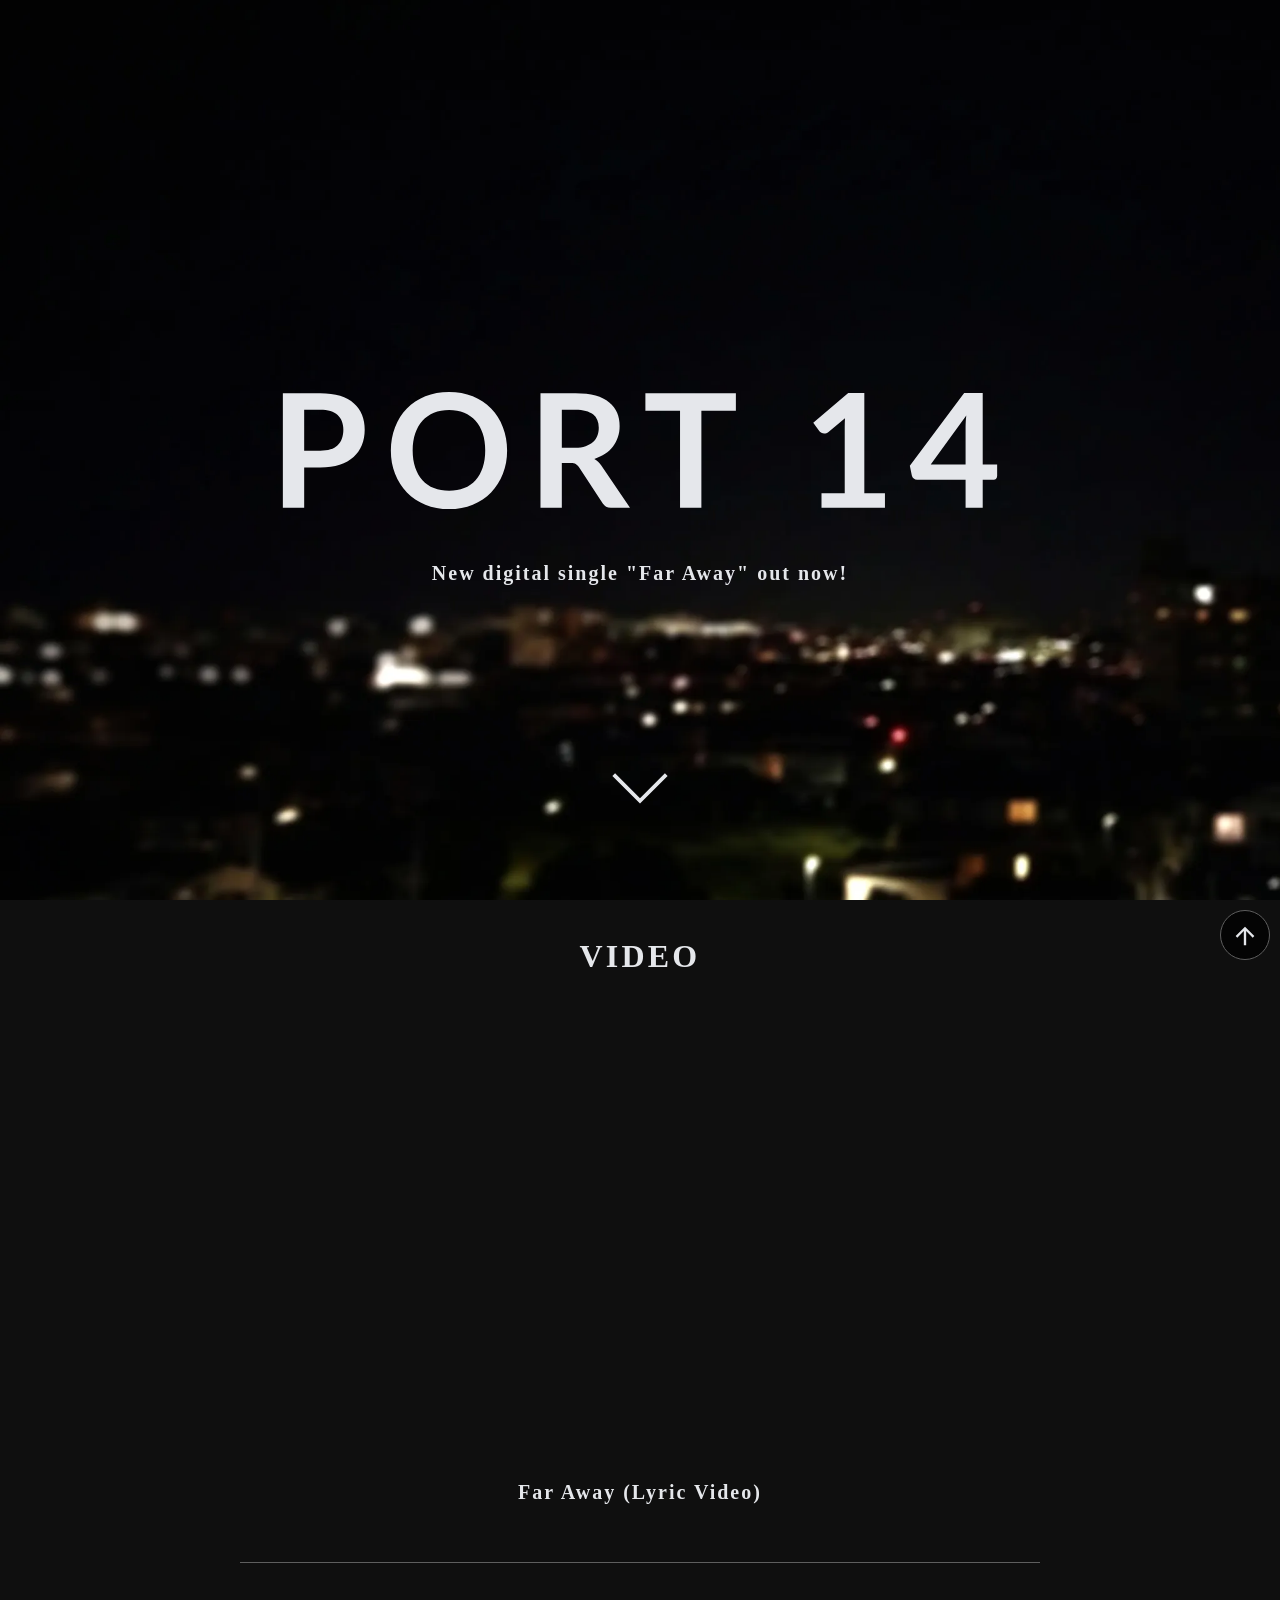
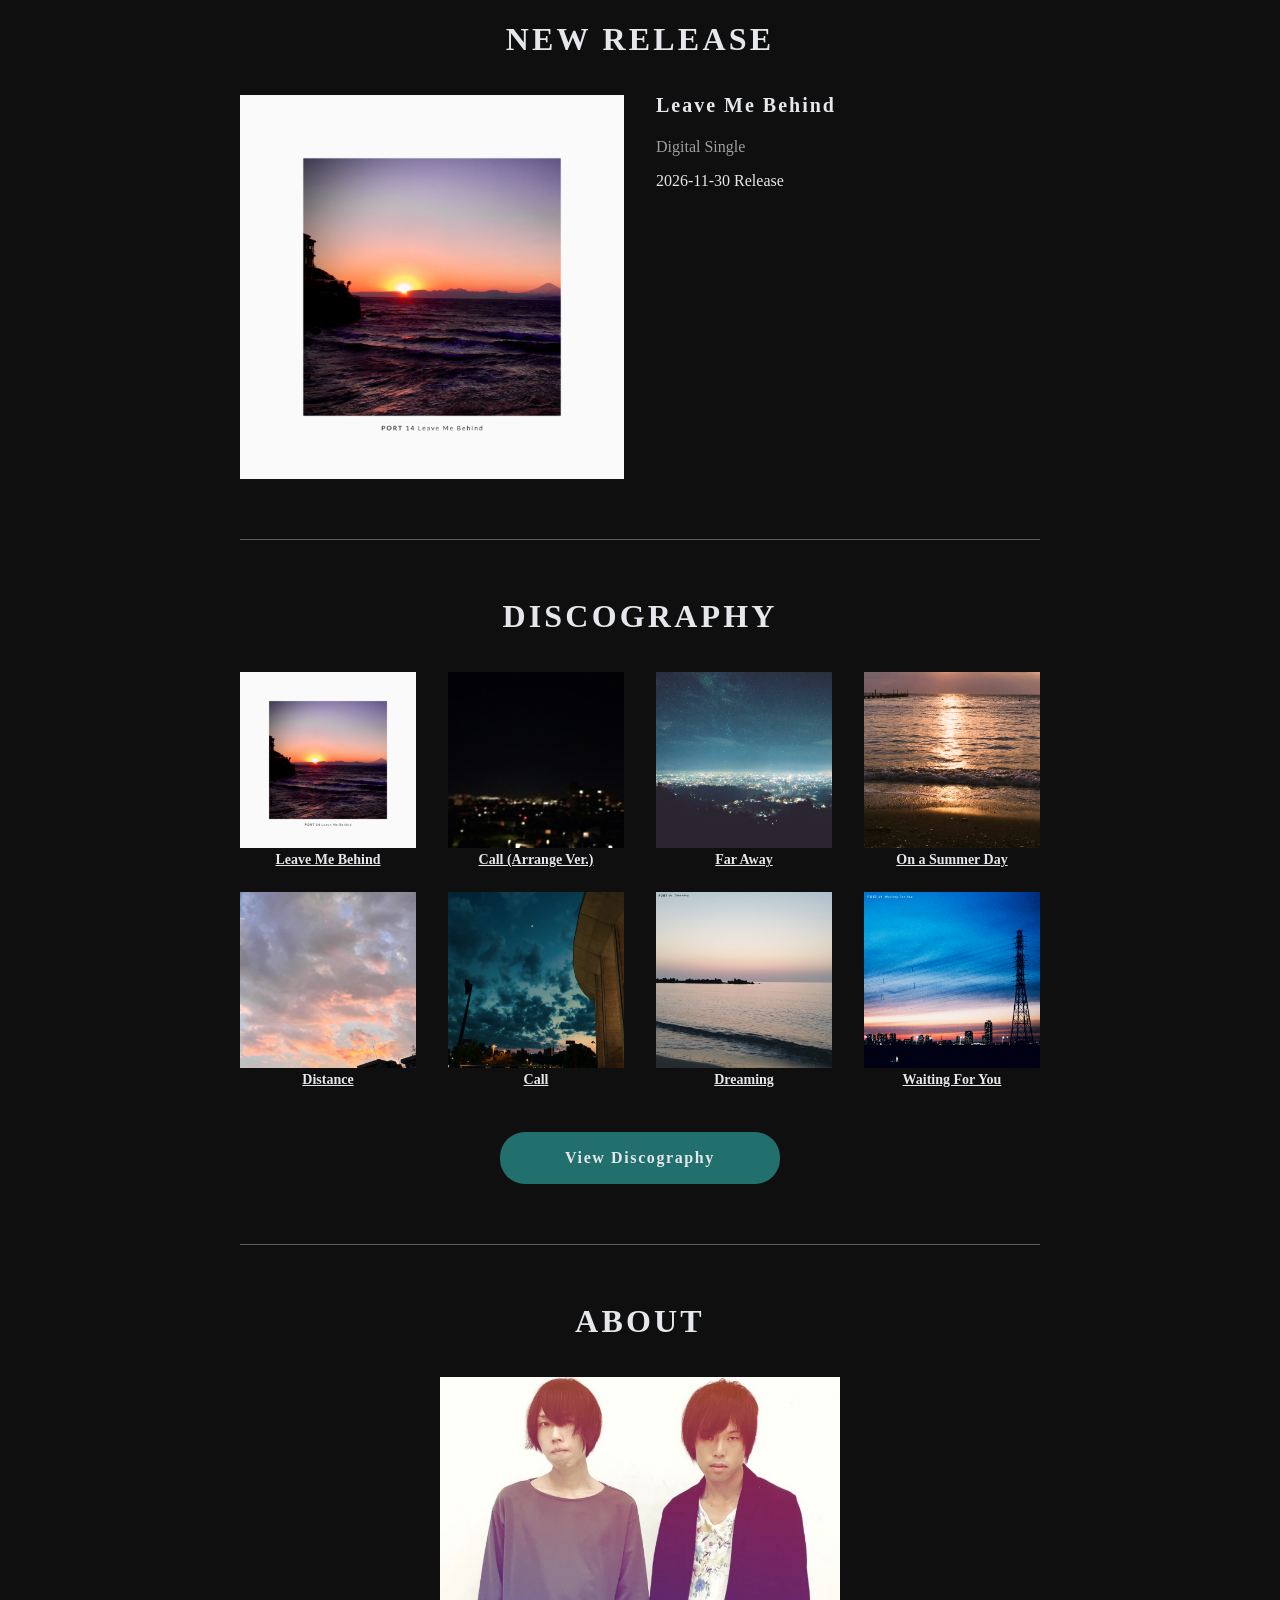
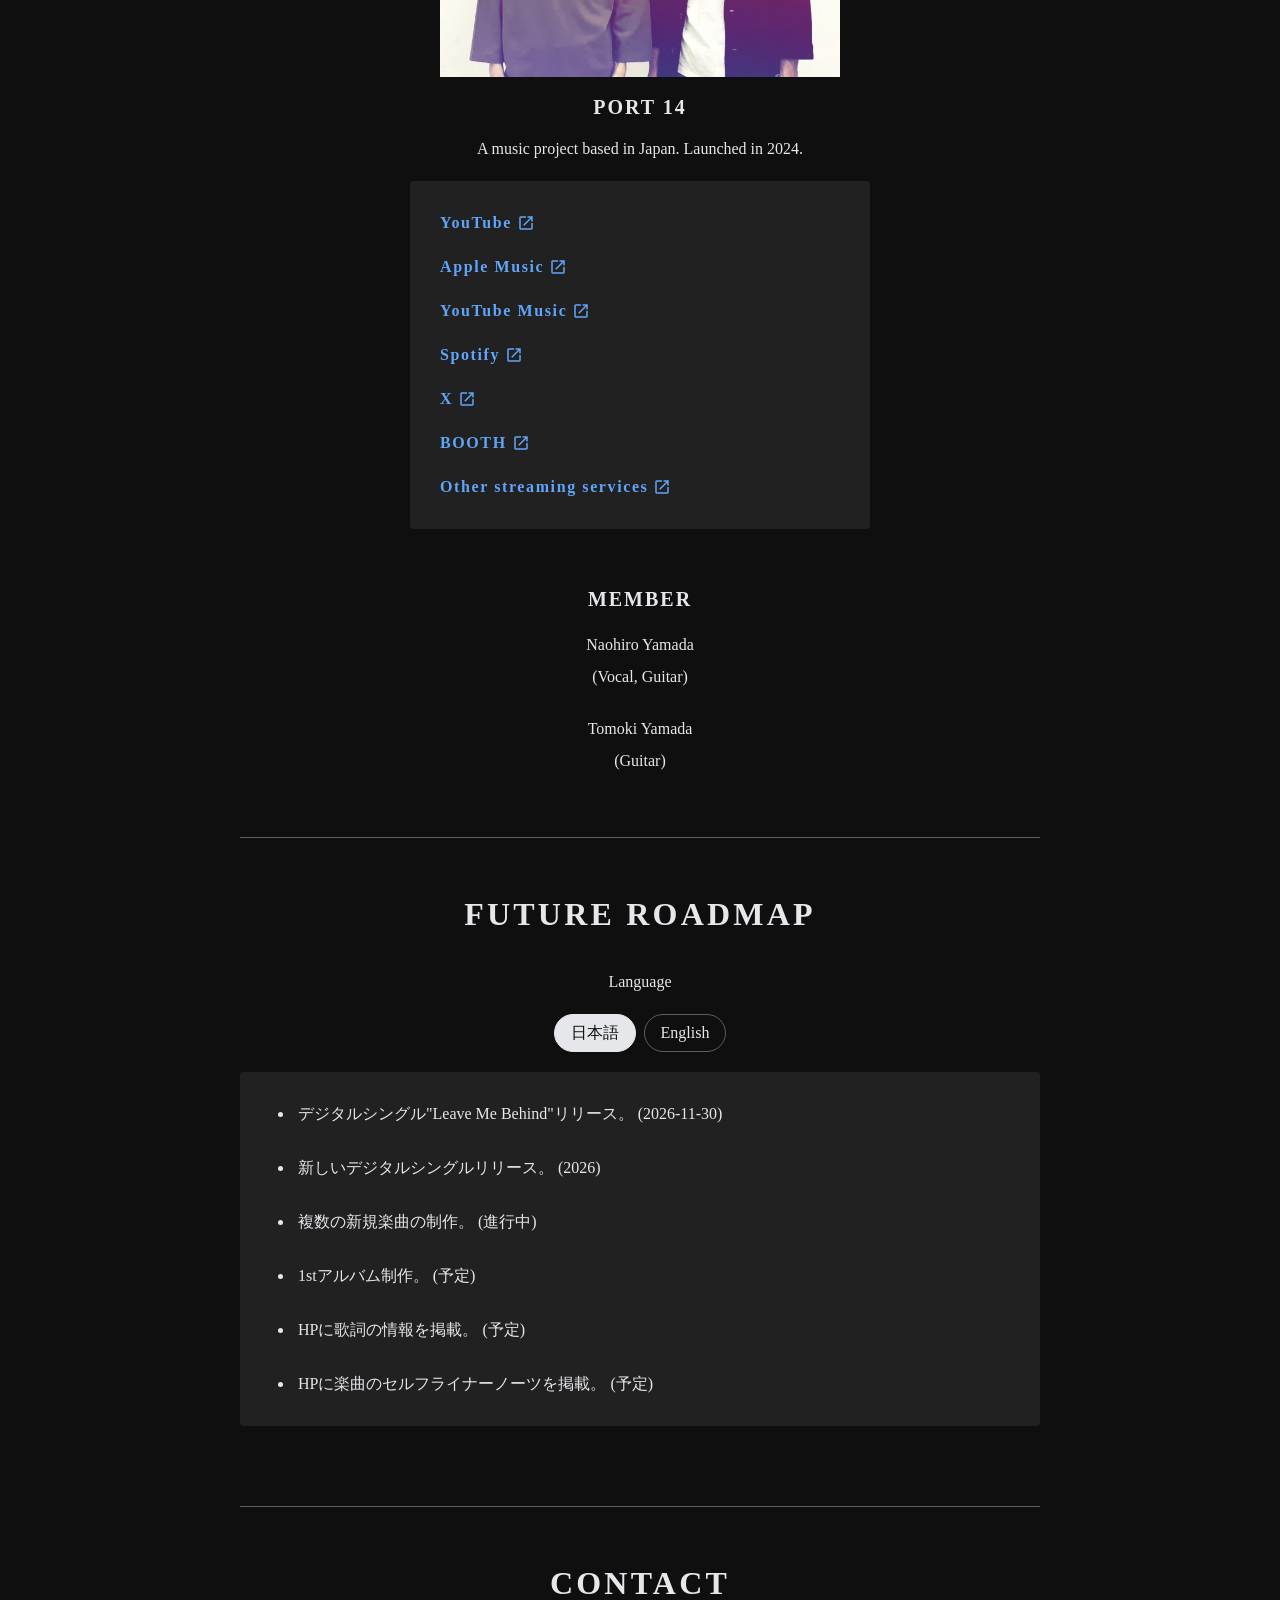
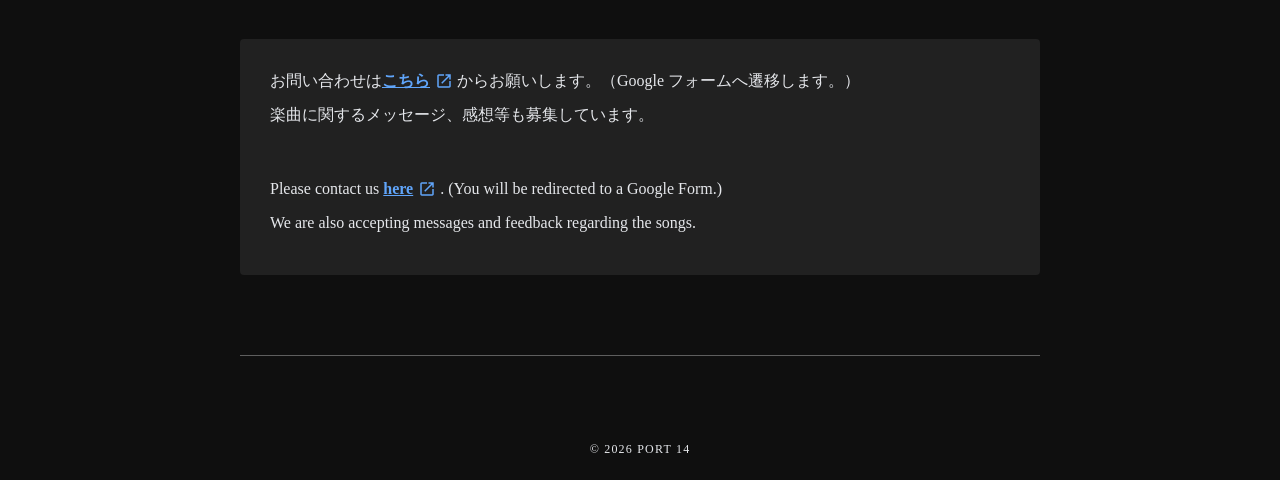
<file: public/index.html>
<!DOCTYPE html>
<html lang="ja">

<head>
	<meta charset="UTF-8">
	<meta name="viewport" content="width=device-width, initial-scale=1.0">
	<title>PORT 14 OFFICIAL WEB SITE</title>
	<meta name="description" content="日本を拠点に活動する音楽プロジェクト、PORT 14の公式サイト。">
	<meta property="og:type" content="website">
	<meta property="og:site_name" content="PORT 14 OFFICIAL WEB SITE">
	<meta property="og:title" content="PORT 14 OFFICIAL WEB SITE">
	<meta property="og:description" content="日本を拠点に活動する音楽プロジェクト、PORT 14の公式サイト。">
	<meta property="og:image" content="./img/port14.jpg">
	<meta property="og:image:alt" content="PORT 14プロフィール写真">
	<meta name="twitter:card" content="summary">
	<link rel="icon" href="./favicon.ico" type="image/x-icon" sizes="any">
	<link rel="stylesheet" href="./css/style.css?261127">
	<link rel="stylesheet" href="./css/index.css?261127">
</head>

<body>
	<noscript>
		<p id="javascript_notice">ページの情報が表示されない場合は、JavaScriptを有効にしてページを再読み込みしてください。</p>
	</noscript>
	<header>
		<h1 id="index_logo"><span>PORT 14</span></h1>
		<p class="header_text"></p>
		<span id="header_button"></span>
	</header>
	<section>
		<!-- <div class="content event" id="section_top">
			<h2>EVENT</h2>
			<div class="event_wrapper">
				<p>2026-10-25 Sun M3-2026秋 参加情報</p>
				<p></p>
			</div>
		</div> -->
		<div class="content video" id="section_top">
			<h2>VIDEO</h2>
			<div>
				<div class="video_wrapper"></div>
				<h3 class="video_title"></h3>
			</div>
		</div>
		<div class="content nr" id="new_release">
			<h2>NEW RELEASE</h2>
			<div class="nr_wrap"></div>
		</div>
		<div class="content disc" id="discography">
			<h2>DISCOGRAPHY</h2>
			<div class="disc_wrap"></div>
			<a href="disc.html" class="button">View Discography</a>
		</div>
		<div class="content about" id="about">
			<h2>ABOUT</h2>
			<div>
				<div class="p14">
					<div>
						<div class="photo">
							<img src="./img/port14.jpg"
								alt="PORT 14プロフィール写真">
						</div>
						<h3>PORT 14</h3>
						<p>A music project based in Japan. Launched in 2024.</p>
						<ul class="link sns box"></ul>
					</div>
				</div>
				<div class="member">
					<h3>MEMBER</h3>
					<ul>
						<li>Naohiro Yamada <br>(Vocal, Guitar)</li>
						<li>Tomoki Yamada <br>(Guitar)</li>
					</ul>
				</div>
			</div>
		</div>
		<div class="content roadmap" id="roadmap">
			<h2>FUTURE ROADMAP</h2>
			<div class="roadmap_wrap">
				<p>Language</p>
				<div class="roadmap_language" aria-label="Roadmap language">
					<button type="button" class="roadmap_language_button ja active" aria-pressed="true">日本語</button>
					<button type="button" class="roadmap_language_button en" aria-pressed="false">English</button>
				</div>
				<ul class="box ja">
					<li>デジタルシングル"Leave Me Behind"リリース。 (2026-11-30)</li>
					<li>新しいデジタルシングルリリース。 (2026)</li>
					<li>複数の新規楽曲の制作。 (進行中)</li>
					<li>1stアルバム制作。 (予定)</li>
					<li>HPに歌詞の情報を掲載。 (予定)</li>
					<li>HPに楽曲のセルフライナーノーツを掲載。 (予定)</li>
				</ul>
				<ul class="box en none">
					<li>Digital single “Leave Me Behind” released. (November 30, 2026)</li>
					<li>New digital single released. (2026)</li>
					<li>Production of several new songs. (In progress)</li>
					<li>Production of 1st album. (Planned)</li>
					<li>Lyrics will be posted on the website. (Planned)</li>
					<li>Self-written liner notes for the songs will be posted on the website. (Planned)</li>
				</ul>
			</div>
		</div>
		<div class="content contact" id="contact">
			<h2>CONTACT</h2>
			<div class="box">
				<p>お問い合わせは<a href="https://docs.google.com/forms/d/e/1FAIpQLScoqzOdJlYWAtMme2WfBpZsxCXcXJQadIFaMFRtM02LJUyWqA/viewform" target="_blank" class="external_links">こちら</a>からお願いします。（Google フォームへ遷移します。）</p>
				<p>楽曲に関するメッセージ、感想等も募集しています。</p>
				<div class="contact_note">
					<p>Please contact us <a href="https://docs.google.com/forms/d/e/1FAIpQLScoqzOdJlYWAtMme2WfBpZsxCXcXJQadIFaMFRtM02LJUyWqA/viewform" target="_blank" class="external_links">here</a>. (You will be redirected to a Google Form.)</p>
					<p>We are also accepting messages and feedback regarding the songs.</p>
				</div>
			</div>
		</div>
	</section>
	<nav>
		<ul class="nav">
			<li><a href="#top">TOP</a></li>
			<li><a href="#section_top">VIDEO</a></li>
			<li><a href="#new_release">NEW RELEASE</a></li>
			<li><a href="#discography">DISCOGRAPHY</a></li>
			<li><a href="#about">ABOUT</a></li>
			<li><a href="#roadmap">FUTURE ROADMAP</a></li>
			<li><a href="#contact">CONTACT</a></li>
		</ul>
		<ul class="nav_link">
			<li><a href="https://music.apple.com/jp/artist/port-14/1769986386" target="_blank" class="external_links_w">Apple Music</a></li>
			<li><a href="https://music.youtube.com/@PORT14-k8w" target="_blank" class="external_links_w">YouTube Music</a></li>
			<li><a href="https://open.spotify.com/intl-ja/artist/1mec8Pc216744Rl0fyVDZR" target="_blank" class="external_links_w">Spotify</a></li>
		</ul>
	</nav>
	<div id="top">
		<span></span>
	</div>
	<footer>
		<small>&copy; 2026 PORT 14</small>
	</footer>
	<script src="./js/main.js?261127"></script>
	<script src="./js/index.js?261127"></script>
</body>

</html>
</file>
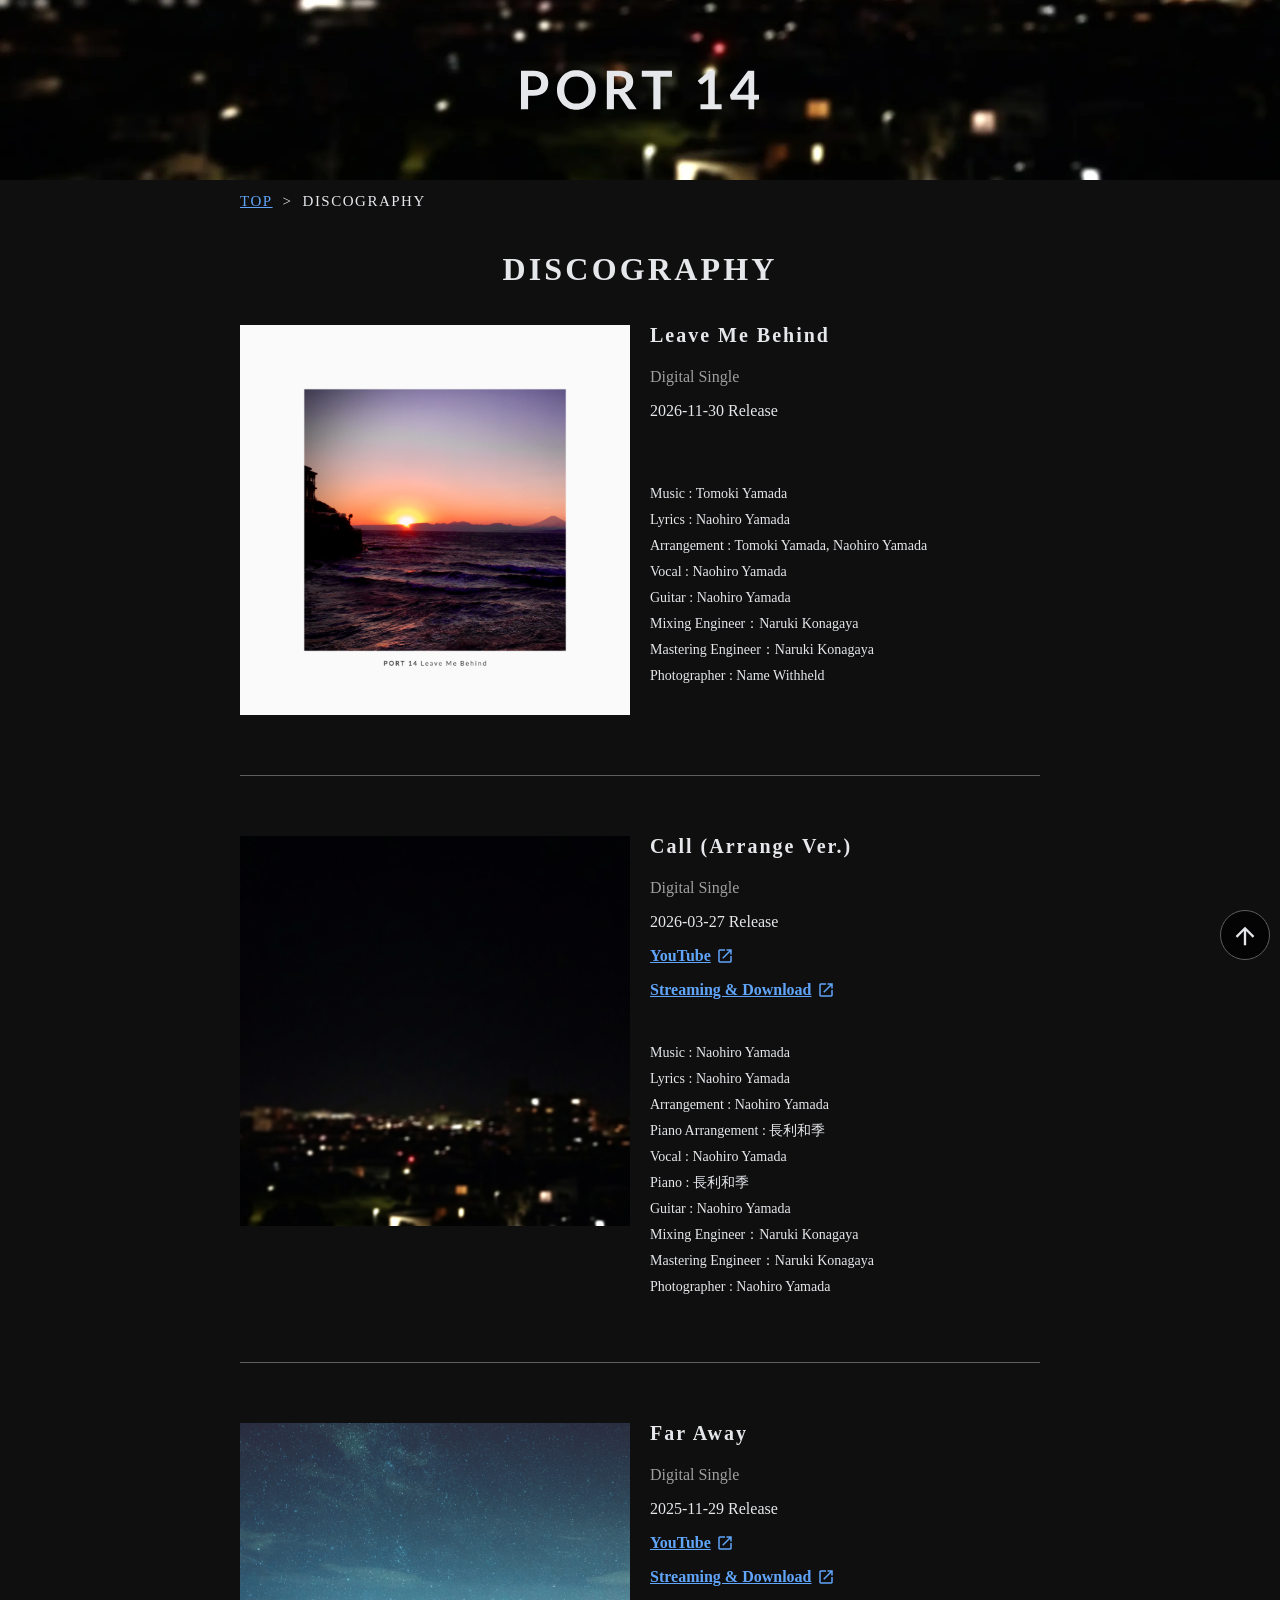
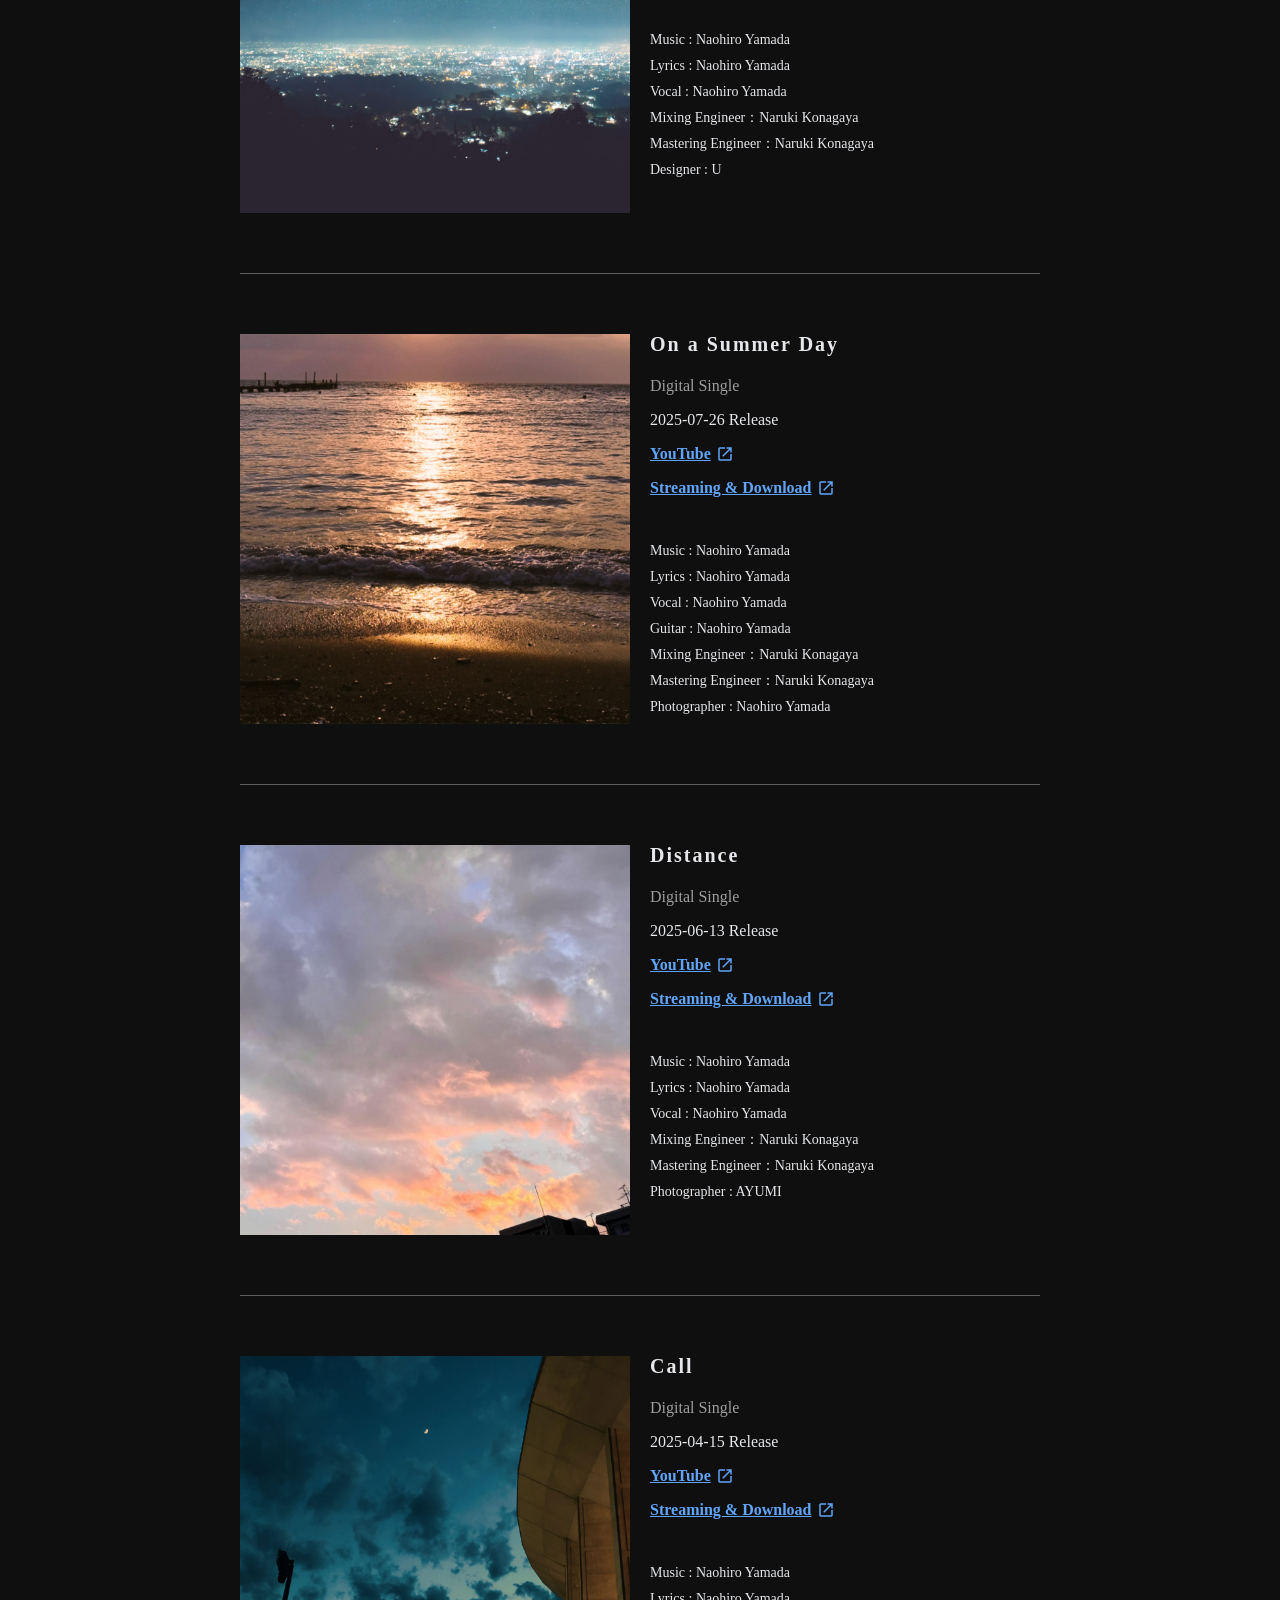
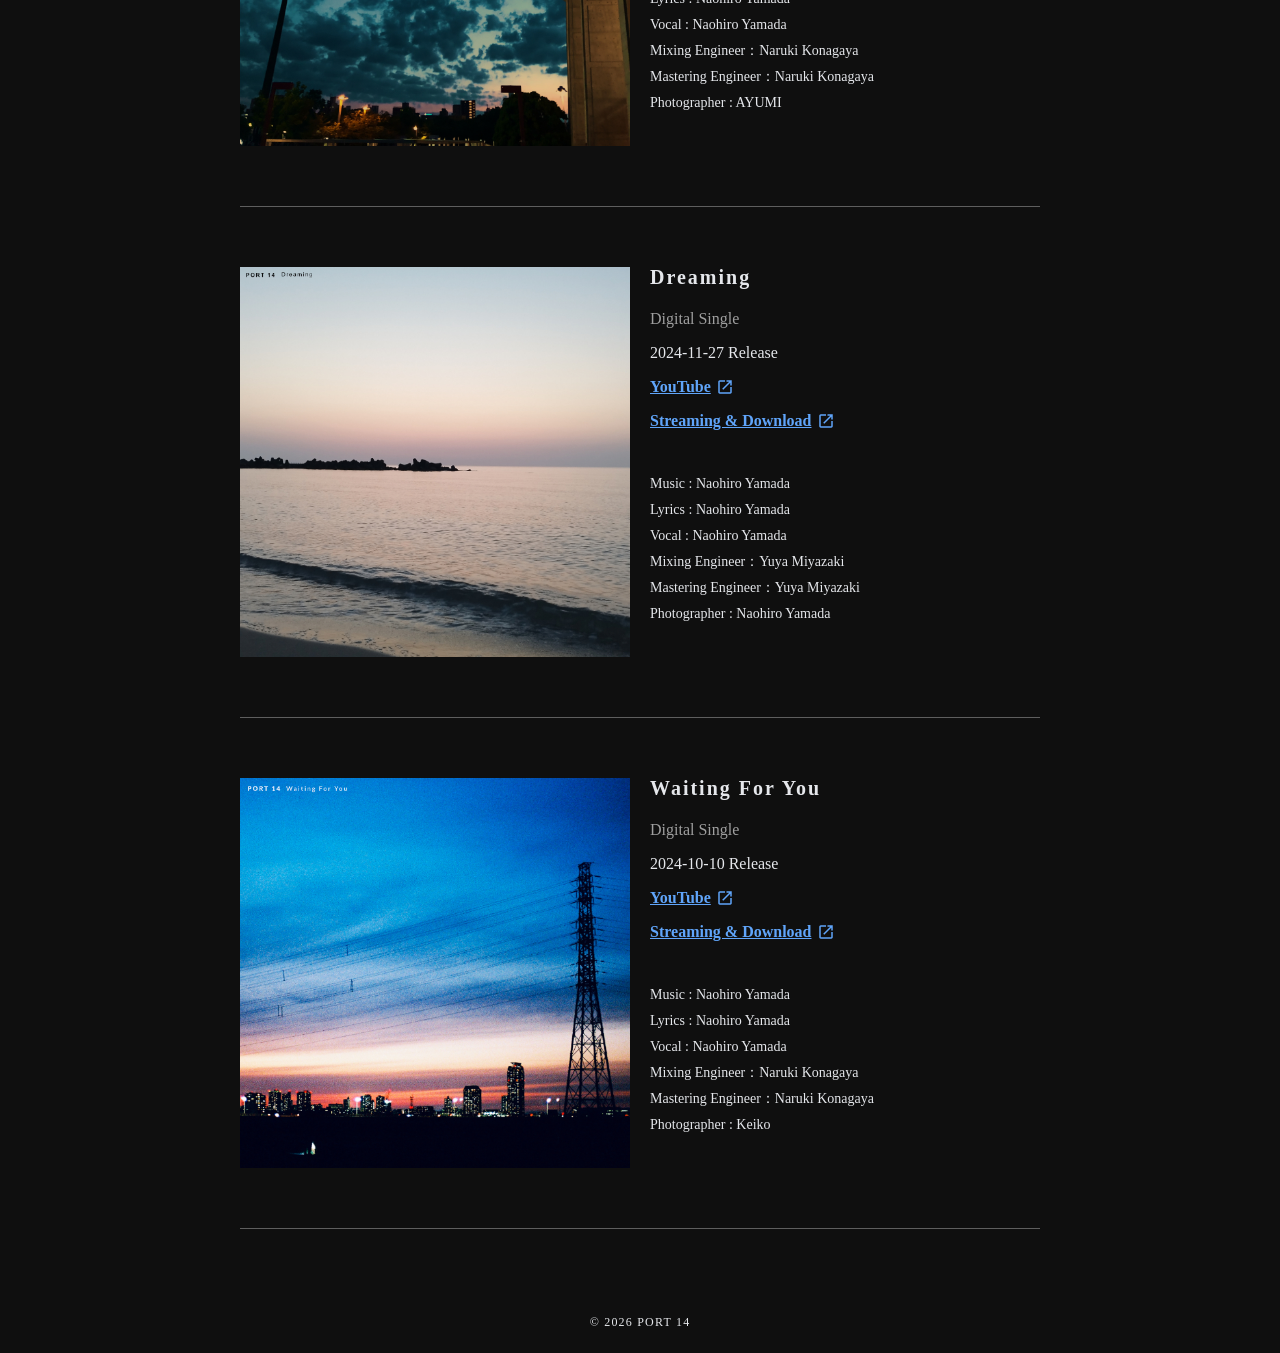
<file: public/disc.html>
<!DOCTYPE html>
<html lang="ja">

<head>
	<meta charset="UTF-8">
	<meta name="viewport" content="width=device-width, initial-scale=1.0">
	<title>PORT 14 OFFICIAL WEB SITE - DISCOGRAPHY</title>
	<meta name="description" content="PORT 14のディスコグラフィー。楽曲のリリース情報、配信リンク、制作クレジットをご紹介します。">
	<meta property="og:type" content="website">
	<meta property="og:site_name" content="PORT 14 OFFICIAL WEB SITE">
	<meta property="og:title" content="PORT 14 OFFICIAL WEB SITE - DISCOGRAPHY">
	<meta property="og:description" content="PORT 14のディスコグラフィー。楽曲のリリース情報、配信リンク、制作クレジットをご紹介します。">
	<meta property="og:image" content="./img/port14.jpg">
	<meta property="og:image:alt" content="PORT 14プロフィール写真">
	<meta name="twitter:card" content="summary">
	<link rel="icon" href="./favicon.ico" type="image/x-icon" sizes="any">
	<link rel="stylesheet" href="./css/style.css?261127">
	<link rel="stylesheet" href="./css/disc.css?261127">
</head>

<body class="disc">
	<noscript>
		<p id="javascript_notice">ページの情報が表示されない場合は、JavaScriptを有効にしてページを再読み込みしてください。</p>
	</noscript>
	<header>
		<h1 id="logo_mini"><a href="./index.html" aria-label="PORT 14 トップページ"><span>PORT 14</span></a></h1>
	</header>
	<section>
		<div class="pk"><a href="index.html">TOP</a><span>&gt;</span>DISCOGRAPHY</div>
		<div class="content disc">
			<h2>DISCOGRAPHY</h2>
			<div class="disc_wrap"></div>
		</div>
	</section>
	<nav class="visible">
		<ul class="nav">
			<li><a href="./index.html">HOME</a></li>
		</ul>
		<ul class="nav_link">
			<li><a href="https://music.apple.com/jp/artist/port-14/1769986386" target="_blank" class="external_links_w">Apple Music</a></li>
			<li><a href="https://music.youtube.com/@PORT14-k8w" target="_blank" class="external_links_w">YouTube Music</a></li>
			<li><a href="https://open.spotify.com/intl-ja/artist/1mec8Pc216744Rl0fyVDZR" target="_blank" class="external_links_w">Spotify</a></li>
		</ul>
	</nav>
	<div id="top">
		<span></span>
	</div>
	<footer>
		<small>&copy; 2026 PORT 14</small>
	</footer>
	<script src="./js/main.js?261127"></script>
	<script src="./js/discography.js?261127"></script>
</body>

</html>
</file>
<file: public/css/style.css>
@charset "UTF-8";

:root {
	--text-color: #e5e7eb;
	--text-color-secondary: #ffffff99;
	--link-color: #60A5FA;
	--background-color: #0f0f0f;
	--box-color: #212121;
	--border-color: #5e5e5e;
}

html{-moz-text-size-adjust:none;-webkit-text-size-adjust:none;text-size-adjust:none;}
body,h1,h2,h3,h4,p,figure,blockquote,dl,dd,ul,li{margin:0;padding:0;}
ul[role="list"],ol[role="list"]{list-style:none;}
body{min-height:100vh;line-height:1.5;}
h1,h2,h3,h4{text-wrap:balance;}
a:not([class]){text-decoration-skip-ink:auto;}
img,picture{width:100%;display:block;}
input,button,textarea,select{font:inherit;}
textarea:not([rows]){min-height:10em;}
:target{scroll-margin-block:5ex;}

*,
*::before,
*::after {
	box-sizing: border-box;
	transition: .2s;
}

html {
	font-size: 62.5%;
}

body {
	font-size: 1.6rem;
	color: var(--text-color);
	text-align: center;
	background-color: var(--background-color);
}

#javascript_notice {
	color: var(--text-color);
	background-color: #523a00;
	padding: 14px;
	margin: 0;
}

li {
	list-style: none;
}

h1, h2, h3 {
	font-weight: bold;
	text-align: center;
	letter-spacing: .1em;
}

h1:hover {
	transform: scale(1.03);
}

h1 span {
	display: none;
}

h2 {
	font-size: 2.4rem;
	letter-spacing: .1em;
	line-height: 1;
	margin-bottom: 40px;
}

h3 {
	font-size: 2.0rem;
	line-height: 1;
	margin-bottom: 20px;
}

h4 {
	line-height: 1;
}

a {
	color: var(--link-color);
	text-decoration: underline;
	font-weight: bold;
}

p {
	margin-bottom: 10px;
}

section {
	padding-right: 20px;
	padding-left: 20px;
}

div.content {
	width: 100%;
	max-width: 800px;
	border-bottom: 1px solid var(--border-color);
	padding-bottom: 60px;
	margin-bottom: 60px;
	margin-right: auto;
	margin-left: auto;
}

.pk {
	font-size: 1.5rem;
	text-align: left;
	letter-spacing: .1em;
	max-width: 800px;
	margin: 10px auto 0 auto;
}

.pk span {
	padding: 0 10px;
}

.pk a {
	color: var(--link-color);
	font-weight: normal;
}

#top {
	color: var(--text-color);
	font-size: 1.4rem;
	background-color: rgba(0, 0, 0, .7);
	border: 1px solid var(--border-color);
	width: 50px;
	height: 50px;
	border-radius: 50%;
	z-index: 9;
	position: fixed;
	right: 10px;
	bottom: -60px;
	cursor: pointer;
}

#top:hover {
	background-color: var(--background-color);
}

#top span {
	position: relative;
	top: 23%;
	display: inline-block;
	width: 28px;
	height: 28px;
	background-image: url("../img/svg/arrow_upward.svg");
	background-size: contain;
	background-repeat: no-repeat;
	background-position: center;
}

.external_links::after {
	content: "";
	display: inline-block;
	width: 18px;
	height: 18px;
	margin-right: 4px;
	margin-left: 5px;
	background-image: url("../img/svg/open_in_new.svg");
	background-size: contain;
	background-repeat: no-repeat;
	background-position: center;
	vertical-align: middle;
	position: relative;
	top: -1px;
}

.external_links_w::after {
	content: "";
	display: inline-block;
	width: 18px;
	height: 18px;
	margin-right: 4px;
	margin-left: 5px;
	background-image: url("../img/svg/open_in_new_w.svg");
	background-size: contain;
	background-repeat: no-repeat;
	background-position: center;
	vertical-align: middle;
	position: relative;
	top: -1px;
}

.box {
	width: 100%;
	background-color: var(--box-color);
	text-align: left;
	border-radius: 4px;
	padding: 20px;
	margin-top: 20px;
	margin-right: auto;
	margin-left: auto;
	margin-bottom: 20px;
}

footer {
	padding: 20px 20px;
}

footer small {
	font-size: 1.2rem;
	letter-spacing: .1em;
}

nav {
	display: none;
}

@media (min-width: 768px) {
	.box {
		padding: 30px;
	}
}

@media (min-width: 1350px) {
	nav {
		display: block;
		border-left: 1px solid var(--border-color);
		padding-left: 16px;
		position: fixed;
		top: 50%;
		right: 20px;
		transform: translateY(-50%);
		opacity: 0;
		visibility: hidden;
		pointer-events: none;
		z-index: 8;
	}

	nav.visible {
		opacity: 1;
		visibility: visible;
		pointer-events: auto;
	}

	nav li {
		margin-bottom: 20px;
	}

	nav li:last-child {
		margin-bottom: 0;
	}

	nav a {
		display: block;
		text-align: left;
		color: var(--text-color);
		font-size: 1.4rem;
		text-decoration: none;
		letter-spacing: .1em;
	}

	nav a:hover,
	nav a:focus-visible {
		text-decoration: underline;
	}

	nav ul.nav_link {
		border-top: 1px solid var(--border-color);
		padding-top: 20px;
		margin-top: 20px;
	}
}
</file>
<file: public/css/index.css>
@charset "UTF-8";

h1 {
	display: block;
	width: 250px;
	height: 42px;
	background-image: url("../img/svg/logo.svg");
	background-repeat: no-repeat;
	background-size: 100% auto;
	background-position: top center;
	margin: auto;
	position: absolute;
	top: 0;
	right: 0;
	bottom: 0;
	left: 0;
	transition: .3s;
	cursor: pointer;
}

.header_text {
	text-align: center;
	font-size: 1.4rem;
	font-weight: bold;
	letter-spacing: .1em;
	padding: 0 10px;
	position: relative;
	top: 62%;
}

header {
	width: 100%;
	height: 333px;
	background-image: url("../img/bg.webp");
	background-repeat: no-repeat;
	background-size: cover;
	position: relative;
}

ul.link li {
	list-style: none;
	letter-spacing: .1em;
	margin-bottom: 20px;
}

ul.link li:last-child {
	margin-right: 0;
}

div.content.video {
	margin-top: 40px;
}

.video_wrapper {
	width: 100%;
	max-width: 800px;
	min-height: 200px;
	aspect-ratio: 16 / 9;
	margin: 0 auto 20px;
}

.video_wrapper iframe {
	display: block;
	width: 100%;
	height: 100%;
}

h3.video_title {
	margin-bottom: 0;
}

div.content.nr .img {
	width: 100%;
	max-width: 400px;
	margin: 0 auto 20px auto;
}

.nr_type {
	color: var(--text-color-secondary);
}

a.nr_youtube.external_links[href=""] ,
a.nr_streaming.external_links[href=""] {
	display: none;
}

div.content.nr .info li {
	text-align: left;
	margin-bottom: 10px;
}

.nr_countdown.none {
	display: none;
}

.nr_countdown {
	margin-top: 20px;
	text-align: left;
}

.countdown_label {
	margin-bottom: 8px;
	font-weight: bold;
	letter-spacing: .1em;
}

.countdown_units {
	display: grid;
	grid-template-columns: repeat(4, minmax(55px, 1fr));
	gap: 8px;
}

.countdown_units div {
	min-width: 0;
	text-align: center;
	background-color: var(--box-color);
	border: 1px solid var(--border-color);
	border-radius: 4px;
	padding: 10px 4px 8px;
}

.countdown_units strong,
.countdown_units span {
	display: block;
}

.countdown_units strong {
	font-size: 2.4rem;
	line-height: 1;
}

.countdown_units span {
	margin-top: 6px;
	color: var(--text-color-secondary);
	font-size: 1.2rem;
}

div.content.disc .disc_wrap {
	display: flex;
	flex-wrap: wrap;
	gap: 4%;
}

div.content.disc .disc_inner {
	width: 48%;
	padding-bottom: 20px;
}

div.content.disc .disc_inner a {
	display: block;
	color: var(--text-color);
}

div.content.disc .img {
	width: 100%;
}

div.content.disc .disc_title {
	font-size: 1.4rem;
	text-align: center;
}

div.content.disc .disc_title h3 {
	text-align: center;
	font-size: 1.4rem;
	letter-spacing: 0;
	padding-top: 5px;
	margin-bottom: 5px;
}

div.content.disc .disc_inner:hover .img {
	transform: translateY(-4px);
}

a.button {
	display: block;
	width: 280px;
	color: var(--text-color);
	line-height: 1;
	text-decoration: none;
	letter-spacing: .1em;
	background-color: #21706e;
	border-radius: 25px;
	padding: 18px 5px;
	margin: 20px auto 0 auto;
}

a.button:hover {
	background-color: #1f5e57;
	letter-spacing: .15em;
}

.member {
	text-align: left;
	padding-top: 40px;
}

.p14 h3,
.member h3 {
	letter-spacing: .1em;
}

.p14 p {
	text-align: left;
}

.member ul {
	margin-bottom: 0;
}

.member li {
	list-style: none;
	margin-bottom: 20px;
}

.member li:last-child {
	margin-bottom: 0;
}

.member li br {
	display: none;
}

.photo {
	width: 100%;
	height: auto;
	max-width: 400px;
	margin: 0 auto 20px auto;
}

.sns a {
	display: block;
	width: fit-content;
	text-decoration: none;
	cursor: pointer
}

.sns a:hover {
	text-decoration: underline;
}

ul.link li:last-child {
	margin-bottom: 0;
}

.roadmap .ja.none,
.roadmap .en.none {
	display: none;
}

.roadmap_language {
	display: flex;
	justify-content: center;
	gap: 8px;
	margin-top: 20px;
}

.roadmap_language_button {
	color: var(--text-color);
	background-color: transparent;
	border: 1px solid var(--border-color);
	border-radius: 20px;
	padding: 6px 16px;
	cursor: pointer;
}

.roadmap_language_button.active {
	color: #0f0f0f;
	background-color: var(--text-color);
	border-color: var(--text-color);
}

.roadmap li {
	list-style: disc;
	list-style-position: outside;
	margin-left: 1.5em;
	padding-left: .25em;
	margin-bottom: 30px;
}

.roadmap li:last-child {
	margin-bottom: 0;
}

.contact p {
	text-align: left;
}

.contact_note {
	padding-top: 40px;
}

@media (min-width: 768px) {
	header {
		height: 100vh;
		background-attachment: fixed;
	}

	.header_text {
		font-size: 2.0rem;
	}

	#header_button {
		display: block;
		width: 130px;
		height: 130px;
		background-image: url("../img/svg/keyboard_arrow_down.svg");
		background-repeat: no-repeat;
		background-size: contain;
		background-position: center;
		position: absolute;
		bottom: 5%;
		left: 50%;
		transform: translateX(-50%);
		cursor: pointer;
	}

	#header_button:hover {
		bottom: 4%;
	}

	h1 {
		width: 750px;
		height: 125px;
	}

	h2 {
		font-size: 3.2rem;
	}

	div.content.nr div.nr_inner {
		display: flex;
		flex-wrap: nowrap;
		gap: 4%;
	}

	div.content.nr .img {
		width: 48%;
		max-width: unset;
		margin: 0;
	}

	div.content.nr .info {
		width: 48%;
		text-align: left;
	}

	div.content.nr .info h3 {
		text-align: left;
	}

	div.content.disc .disc_inner {
		width: 22%;
	}

	.member {
		text-align: center;
	}

	.member li {
		line-height: 2;
	}

	.member li br {
		display: block;
	}

	.p14 p {
		text-align: center;
	}

	.sns.box {
		max-width: 460px;
	}
}
</file>
<file: public/css/disc.css>
@charset "UTF-8";

h1 {
	display: block;
	width: 250px;
	height: 42px;
	background-image: url("../img/svg/logo.svg");
	background-repeat: no-repeat;
	background-size: 100% auto;
	background-position: top center;
	margin: auto;
	position: absolute;
	top: 0;
	right: 0;
	bottom: 0;
	left: 0;
	transition: .3s;
	cursor: pointer;
}

h1 a {
	display: block;
	width: 100%;
	height: 100%;
}

h3 {
	font-size: 2.0rem;
	margin-top: 20px;
	margin-bottom: 20px;
}

header {
	width: 100%;
	height: 180px;
	background-image: url("../img/bg.webp");
	background-repeat: no-repeat;
	background-size: cover;
	background-position: bottom center;
	position: relative;
}

div.content.disc {
	margin-top: 40px;
}

div.content.disc .disc_inner {
	border-bottom: 1px solid var(--border-color);
	padding-bottom: 60px;
	margin-bottom: 60px;
}

div.content.disc .disc_inner:last-child {
	border-bottom: none;
	padding-bottom: 0;
	margin-bottom: 0;
}

div.content.disc .disc_inner .img {
	width: 100%;
	max-width: 400px;
	margin: 0 auto;
}

div.content.disc .disc_inner .info ul {
	text-align: left;
}

div.content.disc .disc_inner .info ul:not(.details) {
	text-align: left;
	margin-bottom: 20px;
}

div.content.disc .disc_inner .info li {
	padding-bottom: 10px;
}

div.content.disc .disc_inner .info li a[href=""] {
	display: none;
}

div.content.disc .disc_inner .info li a[href*="lyrics.html"] {
	color: var(--text-color);
	font-weight: normal;
	display: none;
}

div.content.disc .disc_inner .info ul.details li {
	font-size: 1.4rem;
	border-bottom: none;
	padding-bottom: 5px;
	margin-bottom: 0;
}

.disc_type {
	color: var(--text-color-secondary);
}

@media (min-width: 768px) {
	h2 {
		font-size: 3.2rem;
	}

	h3 {
		margin-top: 0;
	}

	div.content.disc .disc_inner {
		display: flex;
	}

	div.content.disc .disc_inner .img {
		width: 50%;
		max-width: unset;
		padding-right: 10px;
		margin: 0;
	}

	h3.disc_title {
		text-align: left;
	}

	div.content.disc .disc_inner .info {
		width: 50%;
		text-align: left;
		padding-left: 10px;
	}

	div.content.disc .disc_inner .info ul:not(.details) {
		text-align: left;
	}
}
</file>
